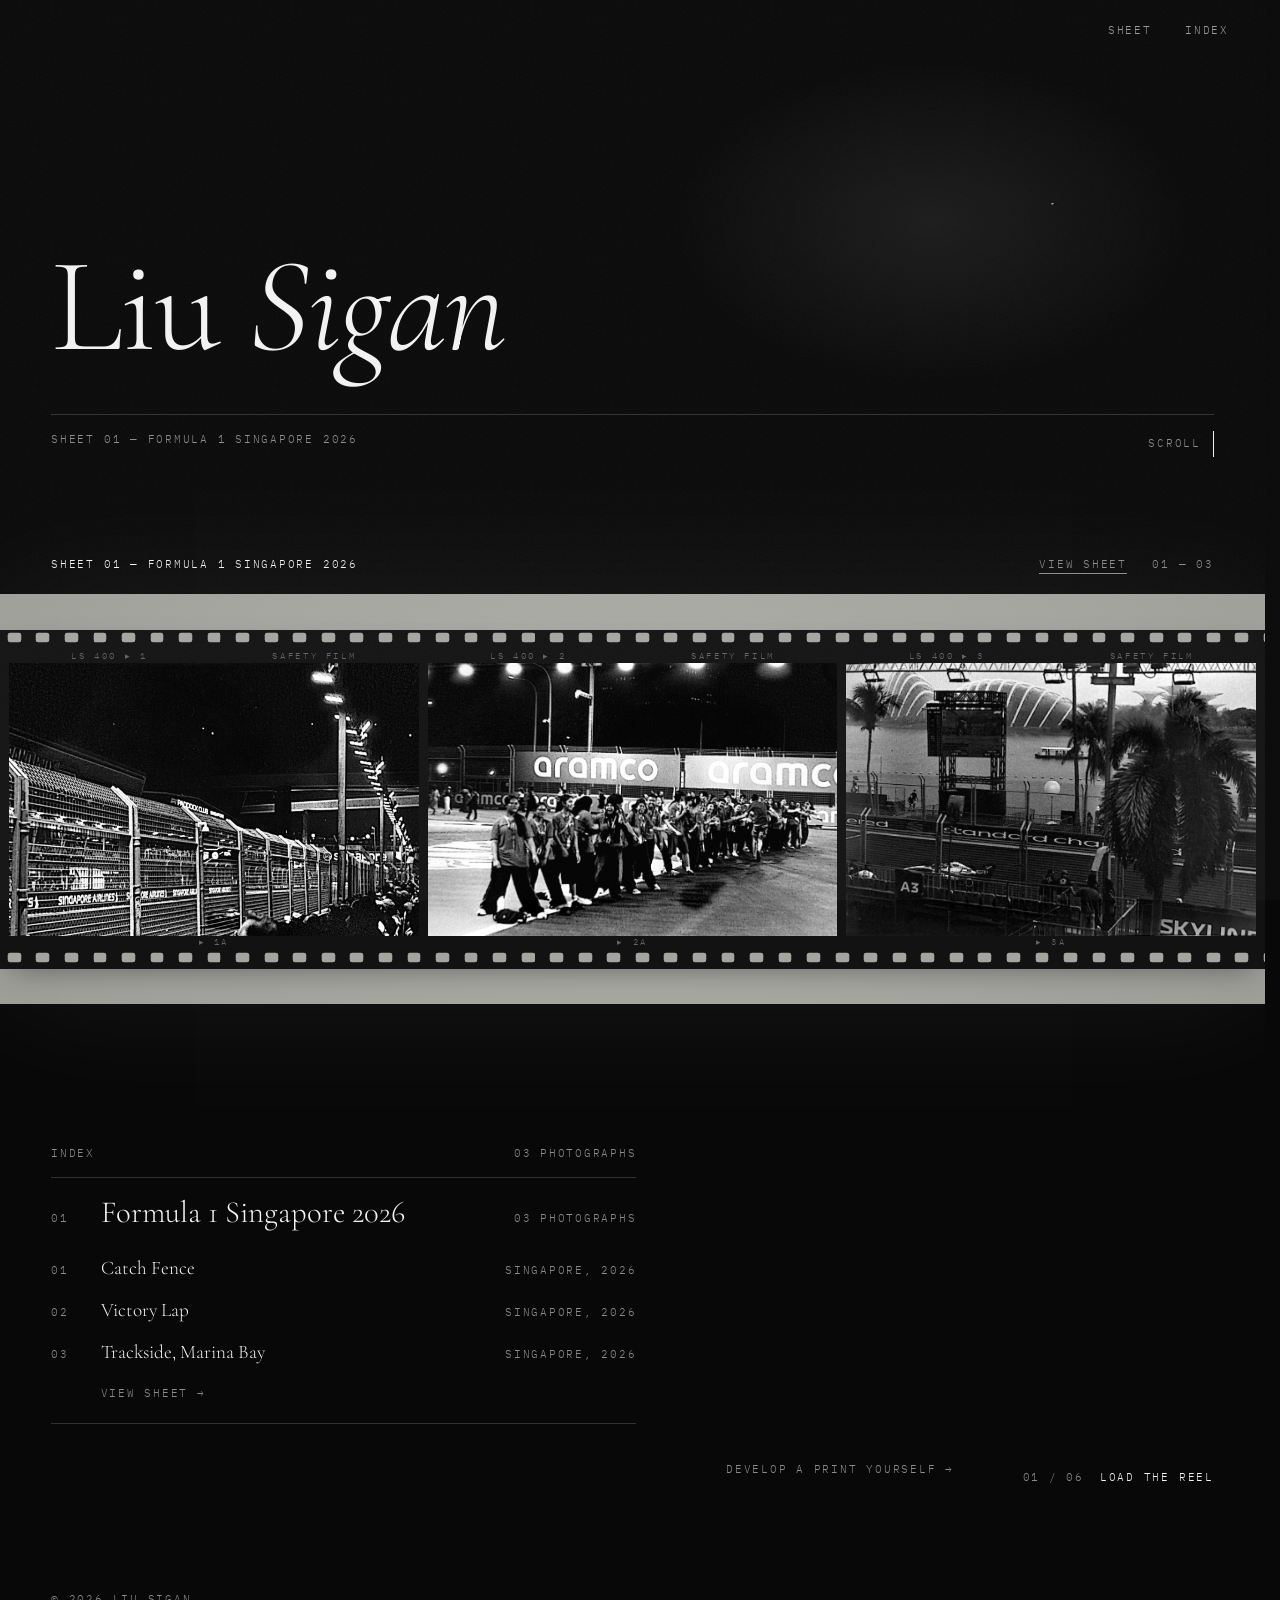
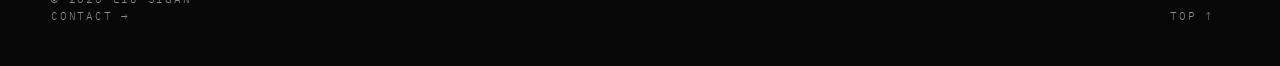
<file: index.html>
<!DOCTYPE html>
<html lang="en">
<head>
<meta charset="UTF-8" />
<meta name="viewport" content="width=device-width, initial-scale=1.0" />
<title>Liu Sigan — Photographs</title>
<meta name="description" content="Black and white photographs by Liu Sigan." />
<link rel="preconnect" href="https://fonts.googleapis.com" />
<link rel="preconnect" href="https://fonts.gstatic.com" crossorigin />
<link href="https://fonts.googleapis.com/css2?family=Cormorant+Garamond:ital,wght@0,300;0,400;1,300;1,400&family=IBM+Plex+Mono:wght@300;400&display=swap" rel="stylesheet" />
<link rel="stylesheet" href="./style.css" />
</head>
<body>
<div class="grain" aria-hidden="true"></div>

<header class="bar top site">
  <nav><a href="#sheet">Sheet</a><a href="#index">Index</a></nav>
</header>

<section class="hero" id="top">
  <h1 aria-label="Liu Sigan"><span class="w" aria-hidden="true">Liu</span> <span class="w it" aria-hidden="true">Sigan</span></h1>
  <div class="sketch" aria-hidden="true">
    <canvas id="sketch"></canvas>
    <p class="plate" id="plate"><span id="plateNum"></span><span id="plateName"></span><span id="plateNote"></span></p>
  </div>
  <div class="rule"></div>
  <p class="meta"><span id="series">Sheet 01 — Formula 1 Singapore 2026</span><span class="scroll">Scroll<i></i></span></p>
</section>

<main id="sheet"></main>

<section class="index" id="index">
  <div class="col">
    <p class="label"><span>Index</span><span id="total"></span></p>
    <ol id="list"></ol>
  </div>
  <div class="preview">
    <canvas id="process" aria-hidden="true"></canvas>
    <p class="plate steps" id="plate2"><button type="button" id="stepPrev" aria-label="Previous step" hidden>←</button><span id="stepNum"></span><span class="nm" id="stepName"></span><button type="button" id="stepNext" aria-label="Next step" hidden>→</button></p>
    <button type="button" class="labopen" id="labOpen">Develop a print yourself →</button>
  </div>
</section>

<footer><div class="sig"><span>© 2026 Liu Sigan</span><button type="button" id="ctOpen">Contact →</button></div><a href="#top">Top ↑</a></footer>

<div class="sheetview" id="sheetview" role="dialog" aria-modal="true" aria-label="Contact sheet" hidden>
  <div class="bar top"><span id="svName"></span><span class="svmeta"><span id="svCount"></span><button type="button" id="svClose">Close</button></span></div>
  <div class="svscroll" id="svScroll"><div class="svinner" id="svInner"></div></div>
</div>

<div class="viewer" id="viewer" role="dialog" aria-modal="true" aria-label="Photograph" hidden>
  <div class="bar top"><span id="vName"></span><span class="vtools"><button type="button" id="develop">Develop</button><button type="button" id="close">Close</button></span></div>
  <div class="stage" id="stage"></div>
  <div class="bar bot"><span class="count"><span class="clip"><b id="num">01</b></span><span>/</span><span id="tot">01</span></span><div class="progress"><i id="prog"></i></div><span class="hint"><button type="button" id="prev" aria-label="Previous">←</button><button type="button" id="next" aria-label="Next">→</button></span></div>
</div>

<div class="contact" id="contact" role="dialog" aria-modal="true" aria-label="Contact" hidden>
  <div class="bar top"><span>Contact</span><button type="button" id="ctClose">Close</button></div>
  <div class="ctscroll"><div class="ctinner">
    <div class="ctinfo">
      <h2>Get in touch</h2>
      <p><span>Email</span><a href="mailto:sliu050@e.ntu.edu.sg">sliu050@e.ntu.edu.sg</a></p>
    </div>
    <form class="ctform" id="ctForm" novalidate>
      <label><span>Your name</span><input type="text" name="name" autocomplete="name" required /></label>
      <label><span>Your email</span><input type="email" name="email" autocomplete="email" required /></label>
      <label><span>Message</span><textarea name="message" rows="4" required></textarea></label>
      <input type="checkbox" name="botcheck" class="trap" tabindex="-1" autocomplete="off" aria-hidden="true" />
      <p class="ctsend"><button type="submit">Send →</button><span id="ctNote" role="status"></span></p>
    </form>
  </div></div>
</div>

<div class="lab" id="lab" role="dialog" aria-modal="true" aria-label="Develop a print" hidden>
  <div class="bar top"><span id="labName"></span><button type="button" id="labClose">Close</button></div>
  <canvas id="labCanvas"></canvas>
  <div class="bar bot"><span id="labHint"></span><div class="progress"><i id="labProg"></i></div><span id="labClock"></span><button type="button" id="labBack">Back →</button></div>
</div>

<script src="./photos.js"></script>
<script src="./script.js"></script>
<script src="./sketch.js"></script>
</body>
</html>
</file>
<file: style.css>
:root { --bg: #080808; --strip: #121212; --ink: #f2f2f2; --dim: #8c8c8c; --line: #303030; --lamp: #f1f1ef; --pad: clamp(18px, 4vw, 64px);
  --serif: "Cormorant Garamond", "Times New Roman", serif; --mono: "IBM Plex Mono", monospace;
  --out: cubic-bezier(.16, 1, .3, 1); --inout: cubic-bezier(.76, 0, .24, 1); }
* { box-sizing: border-box; margin: 0; }
html { background: var(--bg); scroll-behavior: smooth; scrollbar-gutter: stable; }
body { color: var(--ink); font: 300 11px/1.6 var(--mono); letter-spacing: .16em; text-transform: uppercase; overflow-x: hidden; }
body.locked { overflow: hidden; }
a, button { color: inherit; font: inherit; letter-spacing: inherit; text-transform: inherit; text-decoration: none; background: none; border: 0; padding: 0; cursor: pointer; }
img { filter: grayscale(1); }
::selection { background: var(--ink); color: var(--bg); }
.clip { display: inline-block; overflow: hidden; vertical-align: bottom; }

.grain { position: fixed; inset: 0; pointer-events: none; z-index: 90; opacity: .07; mix-blend-mode: screen;
  background-image: url("data:image/svg+xml,%3Csvg xmlns='http://www.w3.org/2000/svg' width='240' height='240'%3E%3Cfilter id='n'%3E%3CfeTurbulence type='fractalNoise' baseFrequency='.9' numOctaves='2' stitchTiles='stitch'/%3E%3CfeColorMatrix values='0 0 0 0 1 0 0 0 0 1 0 0 0 0 1 0 0 0 .6 0'/%3E%3C/filter%3E%3Crect width='100%25' height='100%25' filter='url(%23n)'/%3E%3C/svg%3E"); }

.bar { position: fixed; left: 0; right: 0; z-index: 30; display: flex; justify-content: space-between; align-items: center; gap: 20px; padding: 22px var(--pad); color: var(--dim); }
.bar.top { top: 0; } .bar.bot { bottom: 0; }
.bar nav { display: flex; gap: clamp(16px, 2.6vw, 36px); }
.bar a, .bar button { transition: color .5s; } .bar a:hover, .bar button:hover, .bar a:focus-visible, .bar button:focus-visible { color: var(--ink); outline: 0; }
.bar.site { justify-content: flex-end; color: #a0a0a0; mix-blend-mode: difference; opacity: 0; transition: opacity 1.6s ease 1.5s; }
.bar.site a:hover, .bar.site a:focus-visible { color: #fff; }
.ready .bar.site { opacity: 1; }

/* Hero: letters rise from a mask, a rule draws, the caption follows. */
.hero { position: relative; padding: 27vh var(--pad) 11vh; }
.hero h1 { font: 300 clamp(58px, 10.5vw, 176px)/.95 var(--serif); letter-spacing: -.015em; text-transform: none; white-space: nowrap; }
.hero .w { display: inline-block; overflow: hidden; padding: .1em .12em .2em .02em; margin: -.1em -.12em -.2em -.02em; vertical-align: bottom; }
.hero .it { font-style: italic; }
.hero .ch { display: inline-block; transform: translateY(112%); transition: transform 1.7s var(--out); transition-delay: calc(var(--i) * 55ms + .15s); }
.ready .hero .ch { transform: none; }
.sketch { position: absolute; right: var(--pad); top: 9vh; bottom: calc(11vh + 62px); width: 44vw; pointer-events: none; opacity: 0; transition: opacity 2s ease 1.2s; }
.ready .sketch { opacity: 1; }
.sketch::before { content: ""; position: absolute; inset: -6% 4% 4%; background: radial-gradient(closest-side, rgba(255, 255, 255, .075), transparent); }
.sketch canvas { position: absolute; left: 0; top: 0; width: 100%; height: calc(100% - 30px); }
.plate { position: absolute; right: 0; bottom: 0; display: flex; gap: 20px; color: var(--dim); opacity: 0; transition: opacity 1s ease; }
.plate.on { opacity: 1; } #plateName, .plate .nm { color: var(--ink); }
.steps { align-items: center; gap: 16px; bottom: -6px; }
.steps button { padding: 8px 6px; transition: color .5s; animation: arrive 1.4s ease both; } .steps button:hover, .steps button:focus-visible { color: var(--ink); outline: 0; }
.steps #stepPrev, .steps #stepNext { font-size: 14px; letter-spacing: 0; }
.steps [hidden] { display: none; }
@keyframes arrive { from { opacity: 0; } }
.rule { height: 1px; background: var(--line); margin-top: clamp(22px, 3.4vw, 52px); transform: scaleX(0); transform-origin: left; transition: transform 2.2s var(--inout) .5s; }
.ready .rule { transform: none; }
.meta { display: flex; justify-content: space-between; gap: 20px; padding-top: 16px; color: var(--dim); }
.meta span { opacity: 0; transform: translateY(10px); transition: opacity 1.4s ease, transform 1.4s var(--out); }
.meta span:nth-child(1) { transition-delay: 1.1s; } .meta span:nth-child(2) { transition-delay: 1.3s; }
.ready .meta span { opacity: 1; transform: none; }
.scroll { display: inline-flex; align-items: center; gap: 12px; }
.scroll i { width: 1px; height: 26px; background: var(--line); position: relative; overflow: hidden; }
.scroll i::after { content: ""; position: absolute; inset: 0; background: var(--ink); animation: drip 2.6s var(--inout) infinite; }
@keyframes drip { 0% { transform: translateY(-100%); } 55%, 100% { transform: translateY(100%); } }

/* Contact sheet: the strip glides in and each frame develops. */
main { position: relative; margin-bottom: clamp(70px, 11vw, 160px); overflow-x: clip; --band: clamp(18px, 2.8vw, 46px); --lab: 38px; }
main::before { content: ""; position: absolute; inset: var(--lab) 0 0; background: radial-gradient(ellipse 80% 140% at 50% 50%, #b1b1ac, #979792); box-shadow: 0 0 130px 2px rgba(255, 255, 255, .06); opacity: 0; transition: opacity 2.6s cubic-bezier(.5, 0, .2, 1); }
main.lit::before { opacity: 1; }
main > * { position: relative; }
.label { display: flex; justify-content: space-between; gap: 20px; padding: 0 var(--pad); color: var(--dim); margin-bottom: 14px; }
/* The line naming the series sits on the dark page above the light table, so the table shows the same margin over and under the film. */
main .label { height: var(--lab); margin: 0; align-items: flex-start; white-space: nowrap; }
main .label button { transition: color .5s; } main .label button:hover, main .label button:focus-visible { color: var(--ink); outline: 0; }
.label .name { color: var(--ink); overflow: hidden; text-overflow: ellipsis; }
.label .tools { display: inline-flex; gap: clamp(14px, 2vw, 30px); align-items: flex-start; }
.label .switch { display: inline-flex; gap: 12px; } .label .switch[hidden] { display: none; } .label .switch button { letter-spacing: 0; font-size: 13px; line-height: 1.35; }
#sView { border-bottom: 1px solid currentColor; line-height: 1.5; }
.row .label { opacity: 0; transition: opacity 1.4s ease 1s; } .row.in .label { opacity: 1; }
.glide { padding: var(--band) 0; transform: translateX(16vw); opacity: 0; transition: transform 2.6s var(--out), opacity 1.6s ease; }
.row.in .glide { transform: none; opacity: 1; }
.ready .row:first-child .glide { transition-delay: .9s; }
/* Film: a row of frames between two perforated edges. On the page it scrolls sideways when a series is longer than the window. */
.strip { background: var(--strip); box-shadow: 0 10px 30px -12px rgba(0, 0, 0, .45); overflow-x: auto; overflow-y: hidden; scrollbar-width: none; --fw: 32vw; }
.strip::-webkit-scrollbar { display: none; }
.film { width: max-content; min-width: 100%; }
.edge { height: clamp(20px, 2.4vw, 32px); display: flex; gap: clamp(4px, .7vw, 10px); padding: 0 clamp(4px, .7vw, 10px); color: #9a9a9a; font-size: clamp(7px, .68vw, 9.5px); letter-spacing: .3em; white-space: nowrap; overflow: hidden;
  background: url("data:image/svg+xml,%3Csvg xmlns='http://www.w3.org/2000/svg' width='30' height='20'%3E%3Crect x='8' y='3' width='14' height='10' rx='2.5' fill='%23a5a5a0'/%3E%3C/svg%3E") left top / auto 62% repeat-x; }
.edge.top { align-items: flex-end; } .edge.bottom { background-position: left bottom; align-items: flex-start; }
.edge .eg { flex: 1 0 var(--fw); min-width: 0; display: flex; justify-content: space-around; } .edge i { font-style: normal; opacity: .6; line-height: 1; }
.frames { display: flex; gap: clamp(4px, .7vw, 10px); padding: 2px clamp(4px, .7vw, 10px); }
.cell { flex: 1 0 var(--fw); min-width: 0; }
.frame { position: relative; display: block; width: 100%; aspect-ratio: 3 / 2; overflow: hidden; background: #000; }
.frame img { position: absolute; inset: 0; width: 100%; height: 100%; object-fit: cover; transition: transform 2.2s var(--out); }
.frame.tall img { object-fit: contain; }   /* upright pictures stand upright, whole, in the same frame */
.frame::after { content: ""; position: absolute; inset: 0; background: #000; pointer-events: none; transition: opacity 2.4s ease; transition-delay: calc(var(--k, 0) * 220ms + .7s); }
.row.in .frame::after { opacity: 0; }
.ready .row:first-child .frame::after { transition-delay: calc(var(--k, 0) * 220ms + 1.5s); }
.frames .frame:not(.tall):hover img { transform: scale(1.05); }
.frame.away { visibility: hidden; }
.frame.blank { background: #040404; } .frame.blank::after { display: none; }
.frame:focus-visible { outline: 1px solid var(--dim); outline-offset: 3px; }

/* Index: rows arrive in turn; hovering one brings its photograph up beside the list. */
.index { padding: 0 var(--pad) clamp(60px, 10vw, 150px); display: grid; grid-template-columns: minmax(0, 6fr) minmax(0, 5fr); gap: clamp(30px, 7vw, 120px); align-items: start; }
.index .label { padding: 0; opacity: 0; transition: opacity 1.4s ease; } .index.in .label { opacity: 1; }
.index ol { list-style: none; padding: 0; }
.ser { border-top: 1px solid var(--line); opacity: 0; transform: translateY(16px); transition: opacity 1.4s ease, transform 1.5s var(--out); transition-delay: calc(var(--i) * 90ms + .1s); }
.ser:last-child { border-bottom: 1px solid var(--line); } .index.in .ser { opacity: 1; transform: none; }
.index button { text-align: left; color: var(--dim); transition: color .6s; } .index button:hover, .index button:focus-visible { color: var(--ink); outline: 0; }
.ser .head, .ser li button { width: 100%; display: grid; grid-template-columns: 3.4em 1fr auto; gap: 12px; align-items: baseline; }
.ser .head { padding: 17px 0; }
.ser .t { letter-spacing: 0; text-transform: none; color: var(--ink); transition: transform .9s var(--out); }
.ser .head .t { font: 300 clamp(22px, 2.4vw, 34px)/1.15 var(--serif); }
.ser button:hover .t, .ser button:focus-visible .t { transform: translateX(12px); font-style: italic; }
/* A series opens in place to list its photographs. */
.ser .body { display: grid; grid-template-rows: 0fr; transition: grid-template-rows .9s var(--inout); } .ser.open .body { grid-template-rows: 1fr; }
.ser .body > div { overflow: hidden; min-height: 0; }
.ser li button { padding: 9px 0; } .ser li .t { font: 300 clamp(17px, 1.5vw, 21px)/1.25 var(--serif); }
.ser .view { margin: 12px 0 20px 3.4em; padding-left: 12px; }
.ser .body ol, .ser .view { opacity: 0; transition: opacity .5s ease; } .ser.open .body ol, .ser.open .view { opacity: 1; transition: opacity .9s ease .35s; }
.preview { position: sticky; top: 14vh; aspect-ratio: 3 / 2; margin-top: 10px; opacity: 0; transition: opacity 1.6s ease .4s; }
.index.in .preview { opacity: 1; }
.preview canvas { position: absolute; left: 0; top: 0; width: 100%; height: calc(100% - 30px); }
footer { display: flex; justify-content: space-between; gap: 20px; padding: 0 var(--pad) 40px; color: var(--dim); }
footer a { transition: color .5s; } footer a:hover { color: var(--ink); }
footer button { transition: color .5s; text-align: left; } footer button:hover, footer button:focus-visible { color: var(--ink); outline: 0; }
footer { align-items: flex-end; margin-top: -1.6em; } footer .sig { display: flex; flex-direction: column; } footer span, footer a { white-space: nowrap; }

/* Whole sheet: all the photographs of one series, four frames to a row, the rows touching like a printed contact sheet. */
.sheetview { position: fixed; inset: 0; z-index: 50; background: #070707; opacity: 0; transition: opacity .7s ease; }
.sheetview[hidden] { display: none; } .sheetview.show { opacity: 1; }
.sheetview .bar { position: absolute; background: linear-gradient(#070707 55%, transparent); z-index: 2; } .sheetview #svName { color: var(--ink); }
.svmeta { display: inline-flex; gap: clamp(16px, 2.6vw, 36px); }
.svscroll { position: absolute; inset: 0; overflow-y: auto; overscroll-behavior: contain; }
.svinner { max-width: 1500px; margin: 0 auto; padding: 84px var(--pad) 12vh; --fw: 0px; }
.svrow { background: var(--strip); opacity: 0; transform: translateX(7vw); transition: opacity 1.2s ease, transform 1.8s var(--out); transition-delay: calc(var(--r) * 110ms + .15s); }
.svrow .film { width: auto; min-width: 0; } .svrow .frame::after { display: none; }
.sheetview.show .svrow { opacity: 1; transform: none; }

/* Viewer: the chosen frame grows out of the strip; photographs change behind a moving edge. */
.viewer { position: fixed; inset: 0; z-index: 60; background: #050505; opacity: 0; transition: opacity .9s ease; }
.viewer[hidden] { display: none; }
.viewer.show { opacity: 1; }
.viewer .bar { position: absolute; opacity: 0; transition: opacity .9s ease; }
.viewer.live .bar { opacity: 1; transition-delay: .2s; }
.stage { position: absolute; inset: 0; touch-action: pan-y; }
.slide { position: absolute; inset: 0; visibility: hidden; }
.slide.on { visibility: visible; }
.viewer.flipping .slide figure { visibility: hidden; }
.print { position: absolute; }
.paper { position: absolute; inset: 0; background: var(--lamp); opacity: 0; transition: opacity .45s ease; }
.viewer.live .paper { opacity: 1; transition: opacity 1.3s ease .1s; }
.slide figure { position: absolute; inset: var(--m, 16px); overflow: hidden; margin: 0; }
.slide img, .flip img { display: block; width: 100%; height: 100%; object-fit: cover; }
.flip { position: fixed; z-index: 70; overflow: hidden; pointer-events: none; }
.cap { position: absolute; left: 0; right: 0; bottom: 9.5vh; text-align: center; color: var(--dim); }
.cap .clip { display: block; }
.cap .clip > * { display: block; transform: translateY(110%); transition: transform .55s var(--inout); }
.slide.capin .cap .clip > * { transform: none; transition: transform 1.3s var(--out); }
.slide.capin .cap .clip:nth-child(2) > * { transition-delay: .12s; }
.cap em { font: italic 300 clamp(19px, 1.8vw, 26px)/1.3 var(--serif); letter-spacing: 0; text-transform: none; color: var(--ink); padding-bottom: 4px; }
.count { display: inline-flex; gap: .7em; font-variant-numeric: tabular-nums; } .count b { display: block; font-weight: 300; }
.progress { flex: 1; height: 1px; background: #1e1e1e; position: relative; margin: 0 clamp(12px, 2vw, 30px); }
.progress i { position: absolute; inset: 0; background: var(--dim); transform: scaleX(0); transform-origin: left; transition: transform 1.4s var(--inout); }
.hint { display: flex; gap: 18px; } .hint button { font-size: 14px; letter-spacing: 0; padding: 4px; }

/* Contact: details on the left, a short message form on the right. */
.contact { position: fixed; inset: 0; z-index: 55; background: #070707; opacity: 0; transition: opacity .6s ease; }
.contact[hidden] { display: none; } .contact.show { opacity: 1; }
.contact .bar { position: absolute; background: linear-gradient(#070707 55%, transparent); z-index: 2; }
.ctscroll { position: absolute; inset: 0; overflow-y: auto; overscroll-behavior: contain; }
.ctinner { max-width: 1180px; margin: 0 auto; min-height: 100%; padding: 16vh var(--pad) 10vh; display: grid; grid-template-columns: minmax(0, 5fr) minmax(0, 6fr); gap: clamp(40px, 8vw, 130px); align-content: center; }
.ctinner > * { opacity: 0; transform: translateY(18px); transition: opacity 1.2s ease .15s, transform 1.4s var(--out) .15s; } .ctinner > :nth-child(2) { transition-delay: .3s; }
.contact.show .ctinner > * { opacity: 1; transform: none; }
.ctinfo h2 { font: italic 300 clamp(40px, 5.4vw, 84px)/1 var(--serif); letter-spacing: -.01em; text-transform: none; margin-bottom: clamp(30px, 4vw, 56px); }
.ctinfo p { display: grid; gap: 6px; padding: 18px 0; border-top: 1px solid var(--line); color: var(--dim); } .ctinfo p:last-child { border-bottom: 1px solid var(--line); }
.ctinfo a { justify-self: start; font: 300 clamp(21px, 2.1vw, 30px)/1.2 var(--serif); letter-spacing: .01em; font-variant-numeric: lining-nums; text-transform: none; color: var(--ink); background: linear-gradient(currentColor, currentColor) left bottom / 0 1px no-repeat; transition: background-size .8s var(--inout); }
.ctinfo a:hover, .ctinfo a:focus-visible { background-size: 100% 1px; outline: 0; }
.ctform { display: grid; gap: 26px; align-content: start; padding-top: 8px; color: var(--dim); }
.ctform label { display: grid; gap: 8px; }
.ctform input, .ctform textarea { width: 100%; background: none; border: 0; border-bottom: 1px solid var(--line); border-radius: 0; padding: 8px 0 12px; color: var(--ink); font: 300 21px/1.35 var(--serif); letter-spacing: .01em; font-variant-numeric: lining-nums; resize: vertical; transition: border-color .5s; }
.ctform input:focus, .ctform textarea:focus { outline: 0; border-bottom-color: var(--ink); }
.ctsend { display: flex; gap: 22px; align-items: baseline; flex-wrap: wrap; } .ctsend button { color: var(--ink); border-bottom: 1px solid currentColor; padding: 6px 0; } .ctsend button:hover { color: #fff; }
#ctNote { text-transform: none; letter-spacing: .04em; } .ctform .trap { display: none; } .ctsend button:disabled { opacity: .4; cursor: default; }

/* Developing a print by hand. */
.lab { position: fixed; inset: 0; z-index: 80; background: #040404; opacity: 0; transition: opacity .6s ease; cursor: grab; touch-action: none; }
.lab[hidden] { display: none; } .lab.show { opacity: 1; }
.lab .bar { position: absolute; } .lab #labName { color: var(--ink); }
.lab canvas { position: absolute; left: 0; top: 64px; width: 100%; height: calc(100% - 150px); }
.lab .bar.bot { white-space: nowrap; } .lab .progress i { background: var(--ink); transition: none; } #labClock { font-variant-numeric: tabular-nums; } #labHint { color: var(--ink); min-width: 15em; }
#labBack { display: none; color: var(--ink); border-bottom: 1px solid currentColor; } .lab.done #labBack { display: inline; animation: arrive 1s ease both; }
.vtools { display: inline-flex; gap: clamp(16px, 2.6vw, 36px); }
.labopen { position: absolute; left: 0; bottom: -6px; padding: 8px 0; color: var(--dim); transition: color .5s; } .labopen:hover, .labopen:focus-visible { color: var(--ink); outline: 0; }

@media (max-width: 900px) { .index { display: block; } .preview { position: relative; top: auto; margin-top: 44px; } }
@media (max-width: 760px) {
  :root { --dim: #9b9b9b; --pad: 20px; }
  body { font-size: 11.5px; letter-spacing: .13em; }
  /* First screen: the drawing fills the upper half, the name sits at the foot like a title page. */
  .hero { min-height: 100svh; padding: 0 var(--pad) 26px; display: flex; flex-direction: column; justify-content: flex-end; }
  .sketch { top: 58px; bottom: auto; left: 0; right: 0; width: auto; height: 50svh; }
  .plate { right: var(--pad); } #plateNote { display: none; }
  .hero h1 { font-size: 19.5vw; }
  .rule { margin-top: 20px; } .meta .scroll { display: none; }
  .bar { padding: 14px var(--pad); } .bar a, .bar button { padding: 10px 0; } .bar nav { gap: 26px; }
  .strip { --fw: 82vw; scroll-snap-type: x proximity; } .cell { scroll-snap-align: center; }
  main { --lab: 74px; --band: 22px; margin-bottom: 84px; } main .label { flex-direction: column; gap: 6px; } .label .where { display: none; }
  .label .tools { gap: 22px; align-items: center; } .label .switch button { font-size: 17px; padding: 4px 8px; } #sView { padding: 4px 0; }
  .index { padding-bottom: 70px; } .ser .head { padding: 19px 0; } .ser li button { padding: 12px 0; }
  .ser .head, .ser li button { grid-template-columns: 2.6em 1fr; } .ser .w { display: none; } .ser .view { margin-left: 2.6em; padding: 10px 0 10px 12px; }
  .preview { margin-top: 30px; aspect-ratio: 5 / 4; } .steps button { padding: 12px 10px; } .steps #stepPrev, .steps #stepNext { font-size: 18px; } .labopen { padding: 12px 0; bottom: -52px; } .preview { margin-bottom: 64px; }
  .svinner { padding-left: 0; padding-right: 0; } #svCount { display: none; } .sheetview .bar { white-space: nowrap; } #svName { overflow: hidden; text-overflow: ellipsis; }
  /* Viewer: big targets at the foot, caption directly under the print. */
  .viewer .bar.top { white-space: nowrap; } #vName { overflow: hidden; text-overflow: ellipsis; max-width: 52vw; }
  .hint { gap: 6px; } .hint button { font-size: 20px; padding: 10px 12px; }
  .cap em { font-size: 21px; }
  .lab canvas { top: 70px; height: calc(100% - 190px); } .lab .bar.bot { flex-wrap: wrap; row-gap: 4px; padding-bottom: 22px; } #labHint { min-width: 0; flex: 1 0 100%; } .lab .progress { margin-left: 0; }
  footer { padding-bottom: 30px; } footer button { padding: 8px 0; }
  .ctinner { display: block; padding-top: 96px; } .ctform { margin-top: 44px; } .ctsend button { padding: 12px 0; }
}
@media (prefers-reduced-motion: reduce) {
  html { scroll-behavior: auto; }
  *, *::before, *::after { transition-duration: .01s !important; transition-delay: 0s !important; animation: none !important; }
}
</file>
